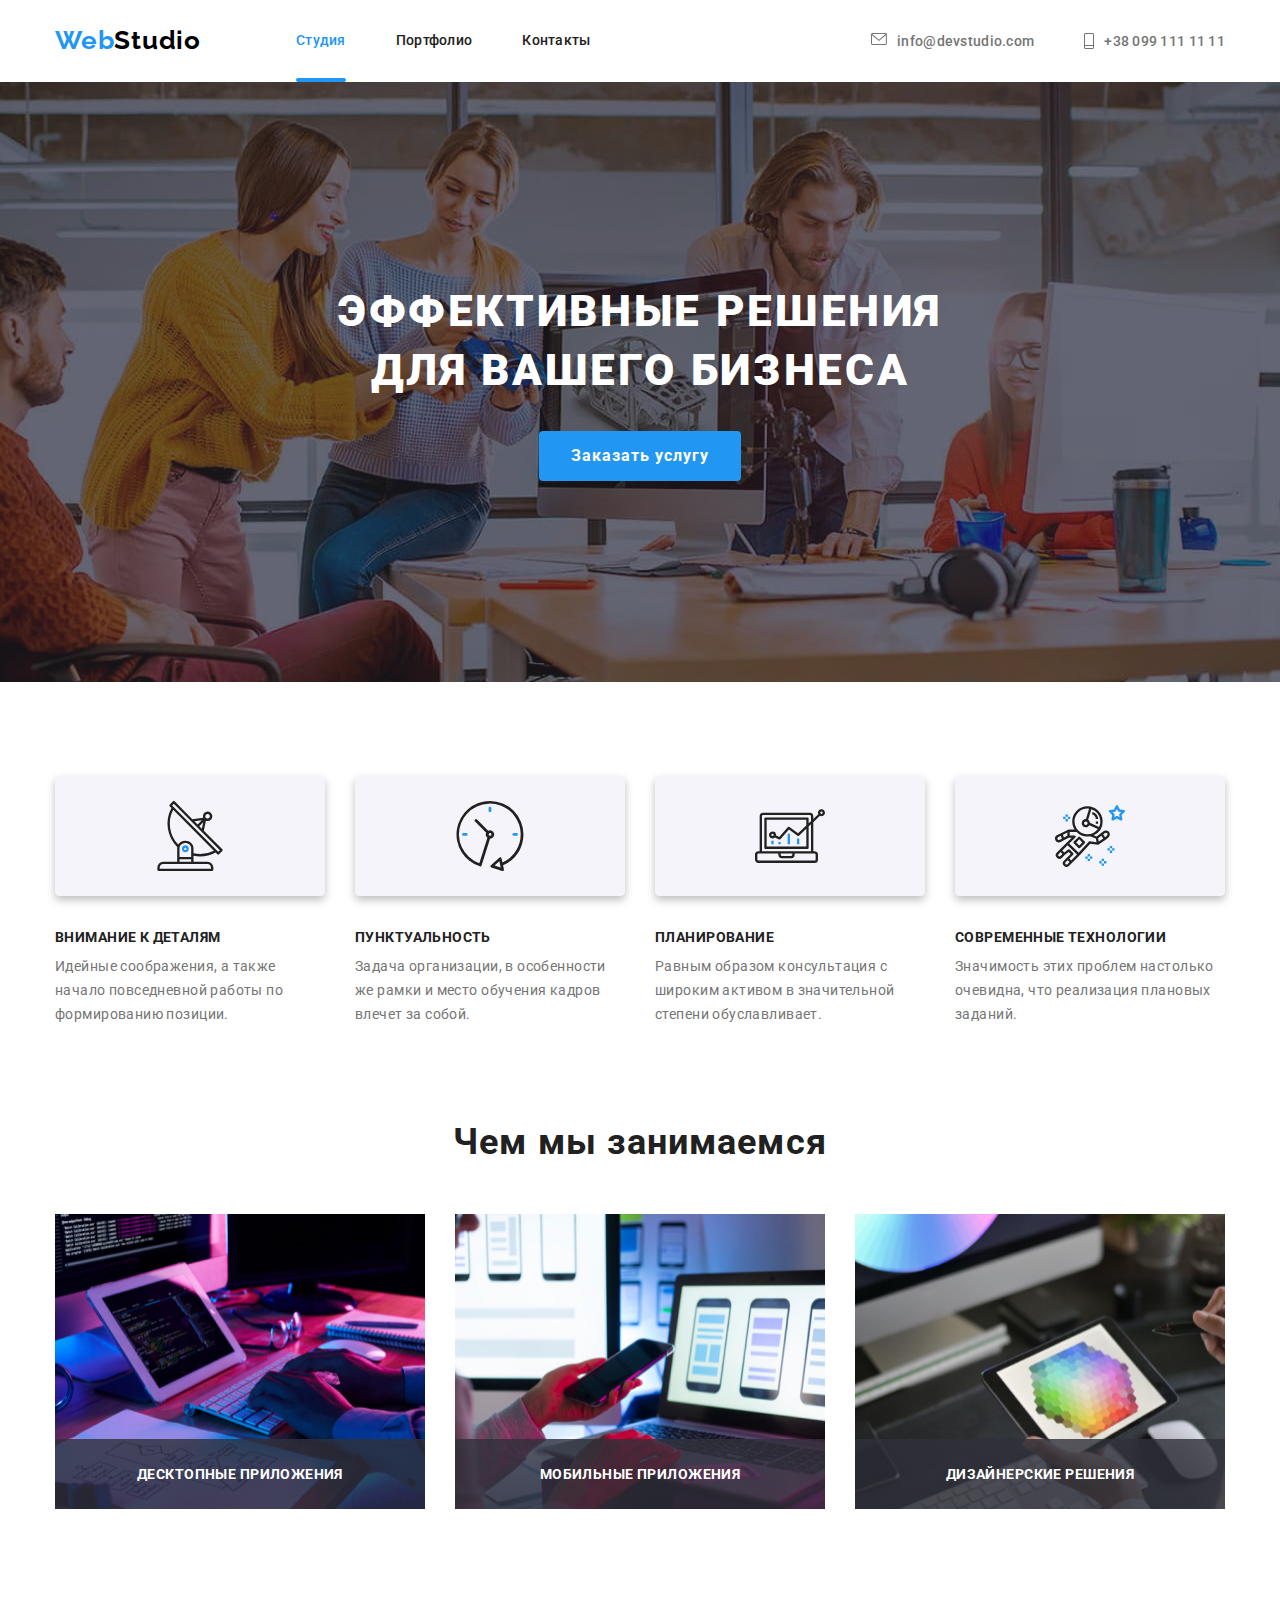
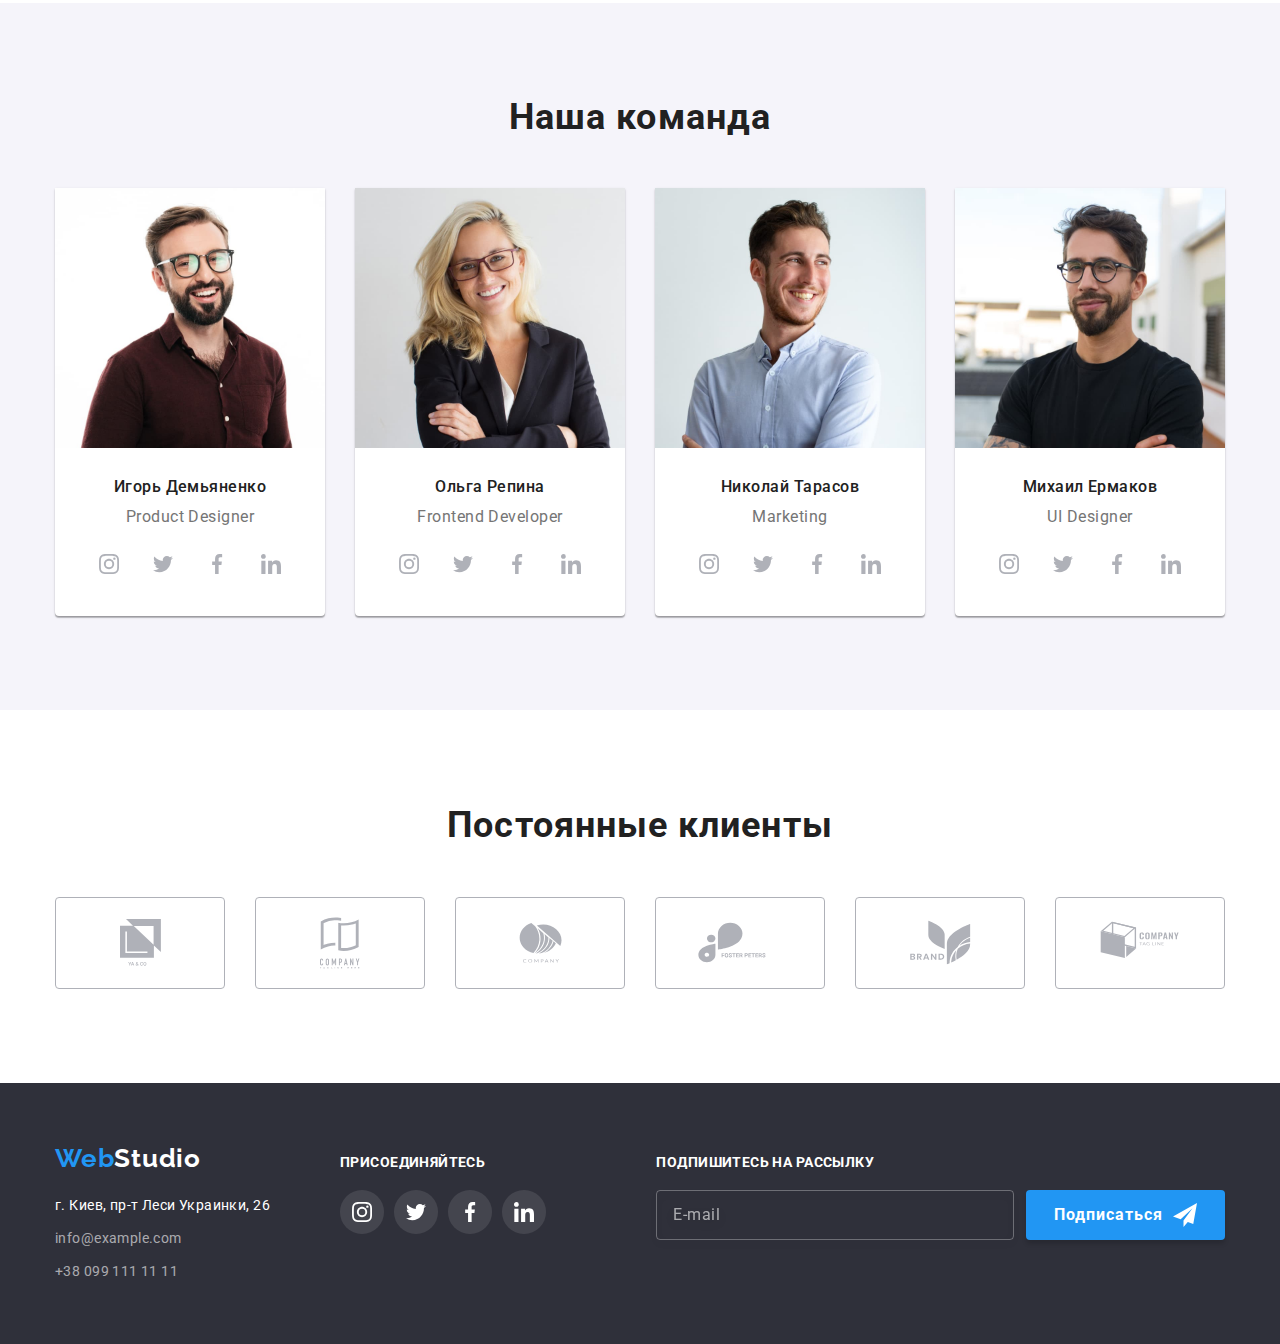
<file: index.html>
<!DOCTYPE html>
<html lang="ru">
<head>

    <meta charset="UTF-8">
    <meta http-equiv="X-UA-Compatible" content="IE=edge">
    <meta name="viewport" content="width=device-width, initial-scale=1.0">
    <title>Web Studio</title> 
    <link rel="preconnect" href="https://fonts.googleapis.com">
    <link rel="preconnect" href="https://fonts.gstatic.com" crossorigin>
    <link href="https://fonts.googleapis.com/css2?family=Raleway:wght@700&family=Roboto:wght@400;500;700;900&display=swap" rel="stylesheet">
   <link rel="stylesheet" href="./css/modern-normalize.css">
    <link rel="stylesheet" href="./css/main.min.css">
    
</head>
<body>
    <header>
        <div class="container page-header-main-nav">
    <nav class="page-header-main-nav">
        <a class="page-header__logo" href="./index.html">
      <span class="page-header__logo--color">Web</span>Studio
        </a>

    <ul class="list page-header-site-nav">
        <li class="page-header-site-nav__item"><a href="./index.html" class="page-header-site-nav__link--current">Студия</a></li>
        <li class="page-header-site-nav__item"><a href="./portfolio.html" class="page-header-site-nav__link">Портфолио</a></li>
        <li class="page-header-site-nav__item"><a href="" class="page-header-site-nav__link">Контакты</a></li>
    </ul> 
        
    </nav>

        <ul class="page-header-site-nav__contacts list">
        <li class="page-header-site-nav-contacts__item"><a href="mailto:info@devstudio.com" class="page-header-site-nav__link"> 
            <svg width="16" height="12" class="page-header-site-nav__icon">
                <use href="./images/icons.svg#icon-email"></use>
            </svg> info@devstudio.com
            
        </a></li>
        <li class="page-header-site-nav-contacts__item"><a href="tel:+380991111111" class="page-header-site-nav__link">
            <svg width="10" height="16" class="page-header-site-nav__icon">
                <use href="./images/icons.svg#icon-phone"></use>
            </svg>
            +38 099 111 11 11</a></li>
    </ul>
        </div>
    </header>

<main>
    
    <section class="hero">
        <h1 class="hero__title">Эффективные решения <br/>Для вашего бизнеса</h1>
        <button data-modal-open type="button" class="hero__button">Заказать услугу</button>
    </section>

    

    <section class="features">
        <div class="container">
    <h2 class="visually-hidden">Наши преимущества</h2>

<ul class="list features__list">
    <li class="features__item">
        <svg class="features__icon">
            <use href="./images/icons.svg#icon-antena"></use>
        </svg>
        <h3 class="features__title">Внимание к деталям</h3>
        <p class="features__text">Идейные соображения, а также начало повседневной работы по формированию позиции.</p>
    </li>
    
    <li class="features__item">
        <svg class="features__icon">
            <use href="./images/icons.svg#icon-clock"></use>
        </svg>
        <h3 class="features__title">Пунктуальность</h3>
        <p class="features__text">Задача организации, в особенности же рамки и место обучения кадров влечет за собой.</p>
    </li>

    <li class="features__item">
       <svg class="features__icon">
           <use href="./images/icons.svg#icon-diagram"></use>
       </svg>
        <h3 class="features__title">Планирование</h3>
        <p class="features__text">Равным образом консультация с широким активом в значительной степени обуславливает.</p>
    </li>

    <li class="features__item">
        <svg class="features__icon">
            <use href="./images/icons.svg#icon-astronaut"></use>
        </svg>
        <h3 class="features__title">Современные технологии</h3>
        <p class="features__text">Значимость этих проблем настолько очевидна, что реализация плановых заданий.</p>
    </li>

</ul>
        </div>
    </section>


    <section class="activites">
        <div class="container">
        <h2 class="activites__title">Чем мы занимаемся</h2>
<ul class="list activites__list">
        <li class="activites__item">
            <img src="./images/box1.jpg" width="370" height="295" alt="Програмирование">
     <p class="activites__text">Десктопные приложения</p>
        </li>
        <li class="activites__item">
           <img src="./images/box2.jpg" width="370" height="295" alt="Маркетинг">
        <p class="activites__text">Мобильные приложения</p>
        </li>
        <li class="activites__item">
            <img src="./images/box3.jpg" width="370" height="295" alt="Графический дизайн">
        <p class="activites__text">Дизайнерские решения</p>
        </li>
</ul>
        </div>
    </section>


    <section class="crew">
        <div class="container">
        <h2 class="crew__title">Наша команда</h2>
    <ul class=" crew__list list">
        <li class="crew__item"> 
            <img src="./images/crew1.jpg" width="270" alt="Игорь Демьяненко Product Designer">
            <div class="crew__content">
            <h3 class="crew__name">Игорь Демьяненко</h3> 
            <p class="crew__text">Product Designer</p>
            <ul class="list crew__link__list">
            <li  class="crew__link__item"><a class="crew__link" href="#">
                <svg class="crew__icon">
                    <use href="./images/icons.svg#icon-instagram"></use>
                </svg>
            </a>
            </li>
            <li class="crew__link__item"><a class="crew__link" href="#">
                <svg class="crew__icon">
                    <use href="./images/icons.svg#icon-twitter"></use>
                </svg>
            </a>
            </li>
            <li class="crew__link__item"><a class="crew__link" href="#">
                <svg class="crew__icon">
                    <use href="./images/icons.svg#icon-facebook"></use>
                </svg>
            </a>
            </li>
            <li class="crew__link__item"><a class="crew__link" href="#">
                <svg class="crew__icon">
                    <use href="./images/icons.svg#icon-linkedin"></use>
                </svg>
            </a>
            </li>
            </ul>
            </div>
        

        <li class="crew__item">
            <img src="./images/crew2.jpg" width="270" alt="Ольга Репина Frontend Developer">
            <div class="crew__content">
            <h3 class="crew__name">Ольга Репина</h3>
            <p class="crew__text">Frontend Developer</p>
                <ul class="list crew__link__list">
            <li class="crew__link__item"><a class="crew__link" href="#">
                <svg class="crew__icon">
                    <use href="./images/icons.svg#icon-instagram"></use>
                </svg>
            </a>
            </li>
            <li class="crew__link__item"><a class="crew__link" href="#">
                <svg class="crew__icon">
                    <use href="./images/icons.svg#icon-twitter"></use>
                </svg>
            </a>
            </li>
            <li class="crew__link__item"><a class="crew__link" href="#">
                <svg class="crew__icon">
                    <use href="./images/icons.svg#icon-facebook"></use>
                </svg>
            </a>
            </li>
            <li class="crew__link__item"><a class="crew__link" href="#">
                <svg class="crew__icon">
                    <use href="./images/icons.svg#icon-linkedin"></use>
                </svg>
            </a>
            </li>
            </ul>
            </div>
        </li>

        <li class="crew__item">
            <img src="./images/crew3.jpg" width="270" alt="Николай Тарасов Marketing ">
            <div class="crew__content">
                <h3 class="crew__name">Николай Тарасов</h3>
                <p class="crew__text">Marketing</p>
<ul class="list crew__link__list">
            <li class="crew__link__item"><a class="crew__link" href="#">
                <svg class="crew__icon">
                    <use href="./images/icons.svg#icon-instagram"></use>
                </svg>
            </a>
            </li>
            <li class="crew__link__item"><a class="crew__link" href="#">
                <svg class="crew__icon">
                    <use href="./images/icons.svg#icon-twitter"></use>
                </svg>
            </a>
            </li>
            <li class="crew__link__item"><a class="crew__link" href="#">
                <svg class="crew__icon">
                    <use href="./images/icons.svg#icon-facebook"></use>
                </svg>
            </a>
            </li>
            <li class="crew__link__item"><a class="crew__link" href="#">
                <svg class="crew__icon">
                    <use href="./images/icons.svg#icon-linkedin"></use>
                </svg>
            </a>
            </li>
            </ul>
            </div>
        </li>
        
        <li class="crew__item">
            <img src="./images/crew4.jpg" width="270" alt="Михаил Ермаков UI Designer">
            <div class="crew__content">
                <h3 class="crew__name">Михаил Ермаков</h3>
                <p class="crew__text">UI Designer</p>
<ul class="list crew__link__list">
            <li class="crew__link__item"><a class="crew__link" href="#">
                <svg class="crew__icon">
                    <use href="./images/icons.svg#icon-instagram"></use>
                </svg>
            </a>
            </li>
            <li class="crew__link__item"><a class="crew__link" href="#">
                <svg class="crew__icon">
                    <use href="./images/icons.svg#icon-twitter"></use>
                </svg>
            </a>
            </li>
            <li class="crew__link__item"><a class="crew__link" href="#">
                <svg class="crew__icon">
                    <use href="./images/icons.svg#icon-facebook"></use>
                </svg>
            </a>
            </li>
            <li class="crew__link__item"><a class="crew__link" href="#">
                <svg class="crew__icon">
                    <use href="./images/icons.svg#icon-linkedin"></use>
                </svg>
            </a>
            </li>
            </ul>
                </div>
        </li>
    </ul>
    </div>
    </section>

    <section class="clients">
        <div class="container">
            <h2 class="clients__title">Постоянные клиенты</h2>
            <ul class="list clients__list">
                <li class="clients__item"><a class="clients__link" href="#">
                    <svg width="41" height="47" class="clients__icon">
                        <use href="./images/icons.svg#icon-client1"></use>
                    </svg>
                </a></li>
                <li class="clients__item"><a class="clients__link" href="#">
                    <svg width="40" height="52" class="clients__icon">
                        <use href="./images/icons.svg#icon-client2"></use>
                    </svg>
                </a></li>
                <li class="clients__item"><a class="clients__link" href="#">
                    <svg width="43" height="41" class="clients__icon">
                        <use href="./images/icons.svg#icon-client3"></use>
                    </svg>
                </a></li>
                <li class="clients__item"><a class="clients__link" href="#">
                    <svg width="84" height="41" class="clients__icon">
                        <use href="./images/icons.svg#icon-client4"></use>
                    </svg>
                </a></li>
                <li class="clients__item"><a class="clients__link" href="#">
                    <svg width="63" height="45" class="clients__icon">
                        <use href="./images/icons.svg#icon-client5"></use>
                    </svg>
                </a></li>
                <li class="clients__item"><a class="clients__link" href="#">
                    <svg width="94" height="44" class="clients__icon">
                        <use href="./images/icons.svg#icon-client6"></use>
                    </svg>
                </a></li>
            </ul>
        </div>
    </section>

</main>

   <footer class="page-footer">
        <div class="container page-footer__container">
            <div class="page-footer__column">
        <a class="page-footer__logo" href="./index.html"><span class="page-footer__logo--color" >Web</span>Studio</a>

        <address style="font-style:normal;">
        <ul class="list footer-list">
    <li class="page-footer__link__item">
       <a class="page-footer__adress" href="https://goo.gl/maps/MrdQJycXRBSHevHh7" target="_blank" rel="noopener nofollow noreferrer"> г. Киев, пр-т Леси Украинки, 26</a>
    </li>
        
    <li class="page-footer__link__item">
       <a class="page-footer__link" href="mailto:info@example.com">info@example.com</a>
    </li>

    <li class="page-footer__link__item">
       <a class="page-footer__link" href="tel:+380991111111">+38 099 111 11 11</a>
    </li>
</ul>

</address>
            </div>
<div class="page-footer__column">
    <p class="page-footer-socials__text">Присоединяйтесь</p>
    <ul class="list page-footer-socials__list">
        <li class="page-footer-socials__item"><a class="page-footer-socials__link" href="#">
            <svg class="page-footer-socials__icon">
                <use href="./images/icons.svg#icon-instagram"></use>
            </svg>
        </a></li>
        <li class="page-footer-socials__item"><a class="page-footer-socials__link" href="#">
            <svg class="page-footer-socials__icon">
                <use href="./images/icons.svg#icon-twitter"></use>
            </svg></a></li>
        <li class="page-footer-socials__item"><a class="page-footer-socials__link" href="#">
            <svg class="page-footer-socials__icon">
                <use href="./images/icons.svg#icon-facebook"></use>
            </svg></a></li>
        <li class="page-footer-socials__item"><a class="page-footer-socials__link" href="#">
            <svg class="page-footer-socials__icon">
                <use href="./images/icons.svg#icon-linkedin"></use>
            </svg></a></li>
    </ul>
        </div>

<div class="page-footer-form__column">
   
    <form>
         <p class="page-footer-form__text">Подпишитесь на рассылку</p>
        
            <div class="page-footer__field">
                <label for="footer-email"></label>
        <input class="page-footer__input" required type="text" name="email" id="footer-email"  placeholder="E-mail">
        <button class="page-footer__submit-button" type="submit">Подписаться
        <svg class="page-footer__button__icon" width="24" height="24">
            <use href="./images/icons.svg#icon-send"></use>
        </svg>
        </button>
    </div>
    </form>
    
</div> 

</div>

        
        
    </footer>

    <div class="backdrop is-hidden" data-modal>
        <div class="modal">
            <button data-modal-close type="button" class="modal__button">
                <svg class="modal__icon">
                    <use href="./images/icons.svg#icon-close-modal"></use>
                </svg>
            </button>
           
            <form class="modal-form">
                 <p class="modal__text">
                Оставьте свои данные, мы вам перезвоним
            </p>
                
        <label class="modal-form__field">
            <span class="modal-form__label">Имя</span>
    <input class="modal-form__input" required type="text" name="name">
         <svg  class="modal-form__icon">
            <use href="./images/icons.svg#icon-modal-person"></use>
        </svg>
        </label>

                

                
        <label class="modal-form__field">
            <span class="modal-form__label">Телефон</span>
    <input class="modal-form__input" required type="tel" name="tel">
     <svg  class="modal-form__icon">
            <use href="./images/icons.svg#icon-modal-phone"></use>
     </svg>
        </label>

                
        <label class="modal-form__field">
            <span class="modal-form__label">Почта</span>
        <input class="modal-form__input" required type="email" name="email">
         <svg  class="modal-form__icon">
            <use href="./images/icons.svg#icon-modal-email"></use>
        </svg>
        </label>
                

                <label class="modal-textarea__field">
                    <span class="modal-textarea__label">Комментарий</span>
        <textarea class="modal-textarea-comment" name="comment" rows="10" placeholder="Введите текст"></textarea>
                </label>

 <label class="modal-checkbox__field">
        <input class="modal-checkbox__input" required type="checkbox" name="policy" value="policy">
            <svg class="modal-checkbox__icon">
           <use href="./images/icons.svg#icon-modal-check"></use>
       </svg>
<span class="modal-checkbox__label">Соглашаюсь с рассылкой и принимаю <a href="#" class="modal-checkbox__link">Условия договора</a>
</span>
        
       
 </label>
        
        <button class="modal__submit-button" type="submit">Отправить</button>
            </form>
        </div>
    </div>
   <script src="./js/modal.js"></script>
</body>
</html>
</file>
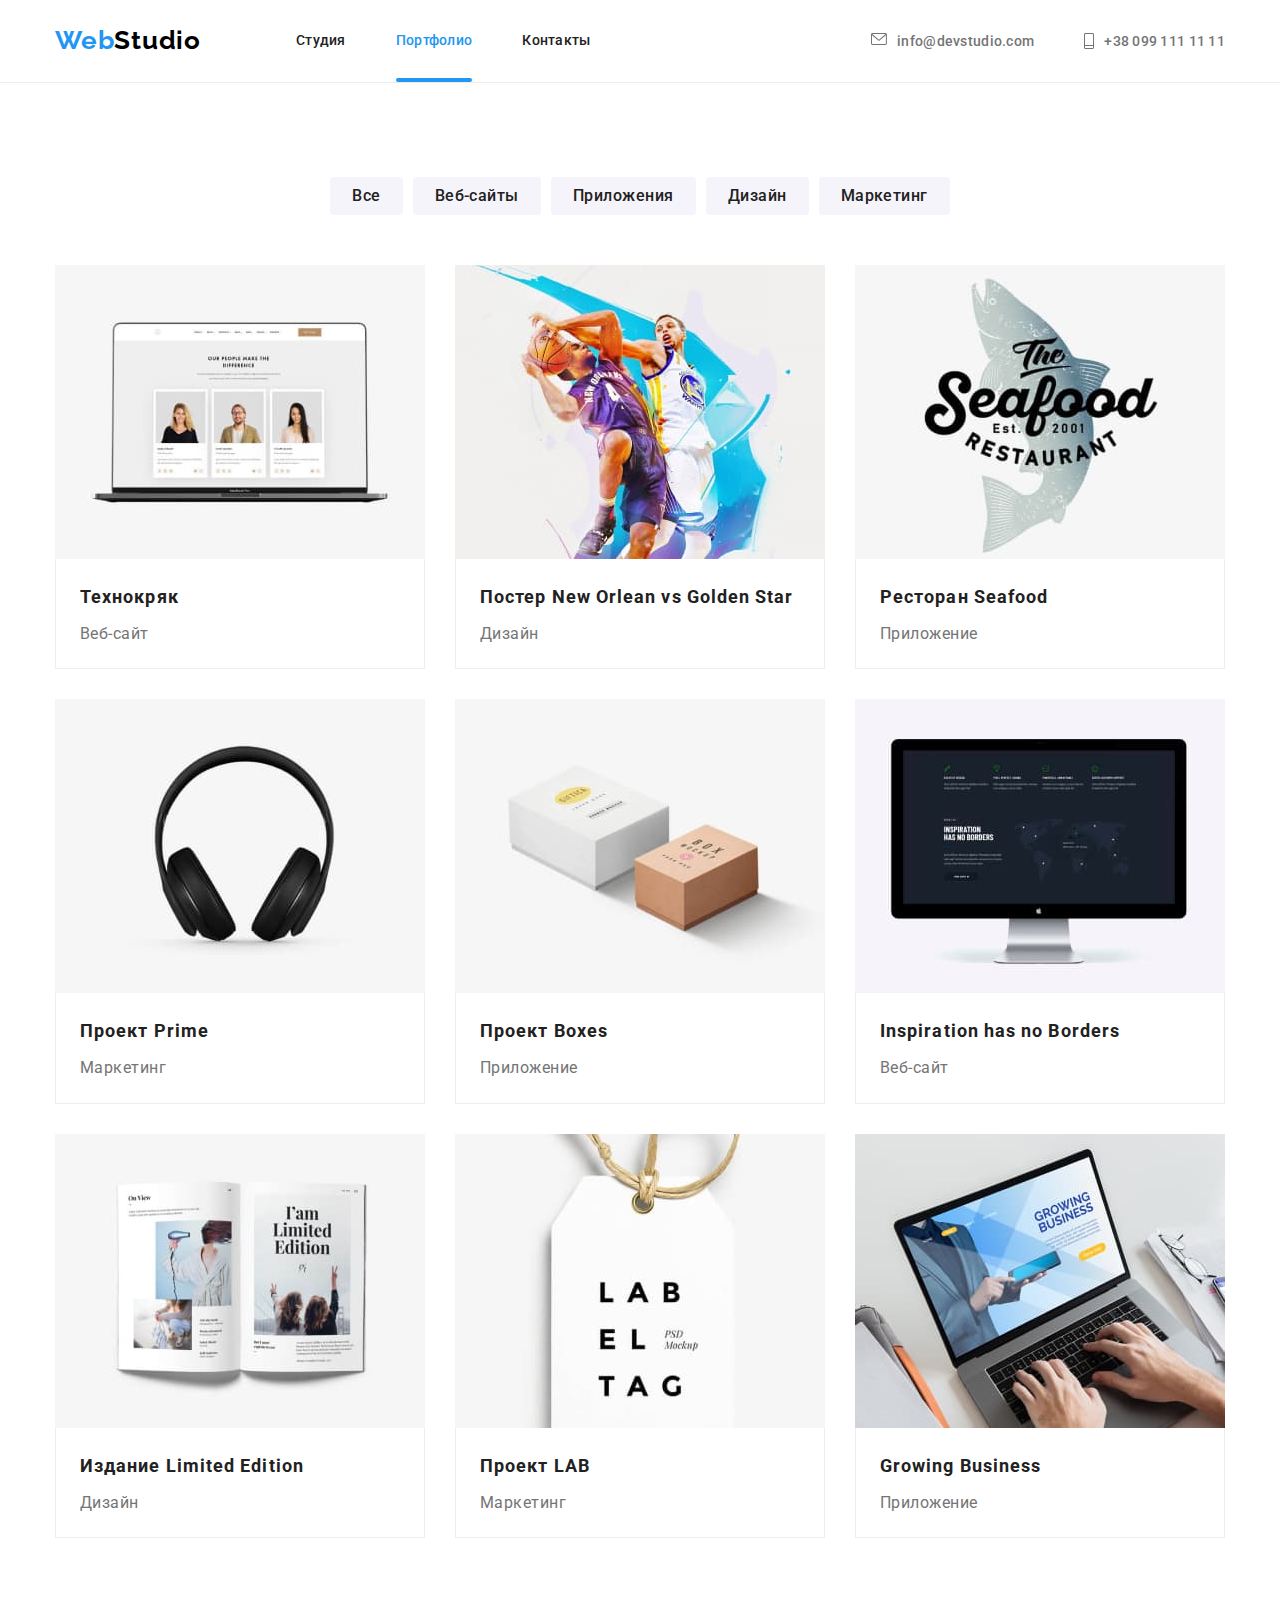
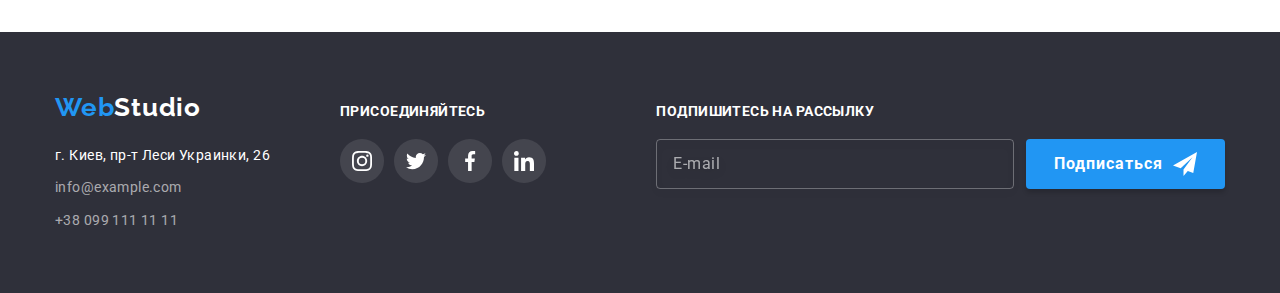
<file: portfolio.html>
<!DOCTYPE html>
<html lang="ru">
<head>
    <meta charset="UTF-8">
    <meta http-equiv="X-UA-Compatible" content="IE=edge">
    <meta name="viewport" content="width=device-width, initial-scale=1.0">
    <title>Портфолио</title>
    <link rel="preconnect" href="https://fonts.googleapis.com">
    <link rel="preconnect" href="https://fonts.gstatic.com" crossorigin>
    <link href="https://fonts.googleapis.com/css2?family=Raleway:wght@700&family=Roboto:wght@400;500;700;900&display=swap" rel="stylesheet">
    <link rel="stylesheet" href="./css/modern-normalize.css">
    <link rel="stylesheet" href="./css/main.min.css">
  
    
</head>
<body>
    <header class="page-header">
        <div class="container page-header-main-nav">
    <nav class="page-header-main-nav">
        <a class="page-header__logo" href="./index.html">
      <span class="page-header__logo--color">Web</span>Studio
        </a>

    <ul class="list page-header-site-nav">
        <li class="page-header-site-nav__item"><a href="./index.html" class="page-header-site-nav__link">Студия</a></li>
        <li class="page-header-site-nav__item"><a href="./portfolio.html" class="page-header-site-nav__link--current">Портфолио</a></li>
        <li class="page-header-site-nav__item"><a href="" class="page-header-site-nav__link">Контакты</a></li>
    </ul> 
        
    </nav>

        <ul class="page-header-site-nav__contacts list">
        <li class="page-header-site-nav-contacts__item"><a href="mailto:info@devstudio.com" class="page-header-site-nav__link"> 
            <svg width="16" height="12" class="page-header-site-nav__icon">
                <use href="./images/icons.svg#icon-email"></use>
            </svg> info@devstudio.com
            
        </a></li>
        <li class="page-header-site-nav-contacts__item"><a href="tel:+380991111111" class="page-header-site-nav__link">
            <svg width="10" height="16" class="page-header-site-nav__icon">
                <use href="./images/icons.svg#icon-phone"></use>
            </svg>
            +38 099 111 11 11</a></li>
    </ul>
        </div>
    </header>

    <main>

    <section class="portfolio">
    <div class="container">
        <h1 class="visually-hidden">Примеры работ</h1>
        <ul class=" portfolio-button__list list">
            <li class="portfolio-button__item"><button class="portfolio-button" type="button">Все</button></li>
            <li class="portfolio-button__item"><button class="portfolio-button" type="button">Веб-сайты</button></li>
            <li class="portfolio-button__item"><button class="portfolio-button" type="button">Приложения</button></li>
            <li class="portfolio-button__item"><button class="portfolio-button" type="button">Дизайн</button></li>
            <li class="portfolio-button__item"><button class="portfolio-button" type="button">Маркетинг</button></li>
        </ul>

        <ul class="list card-set">
        <li class="card-set__item">
            <a href="#" class="card-set__link">
            <div class="card-set__thumb">
            <img src="images/technokryak.jpg" alt="Технокряк" width="370">
            <div class="card-set__animation"><div class="card-set__overlay"><p class="card-set__overlay__text">Ресурс предлагает комплексные предложения с разным уровнем функционала и сервисов. Все это позволит посетителю получить исчерпывающие сведения о компании или частном лице</p>
            </div></div>
        </div>
            
            <div class="card-set__content"><h2 class="card-set__name">Технокряк</h2>
            <p class="card-set__text">Веб-сайт</p></div>
            </a>
        </li>

        <li class="card-set__item">
        <a href="#" class="card-set__link">
            <div class="card-set__thumb"><img src="./images/poster.jpg" alt="Постер New Orlean vs Golden Star" width="370">
               <div class="card-set__animation"> <div class="card-set__overlay"><p class="card-set__overlay__text">Ресурс предлагает комплексные предложения с разным уровнем функционала и сервисов. Все это позволит посетителю получить исчерпывающие сведения о компании или частном лице</p>
            </div></div>
            </div> 
            <div class="card-set__content"><h2 class="card-set__name">Постер New Orlean vs Golden Star</h2>
            <p class="card-set__text">Дизайн</p></div>
        </a>
        </li>

        <li class="card-set__item">
        <a href="#" class="card-set__link">
            <div class="card-set__thumb"><img src="./images/seafood.jpg" alt="Ресторан Seafood" width="370">
                <div class="card-set__animation"> <div class="card-set__overlay"><p class="card-set__overlay__text">Ресурс предлагает комплексные предложения с разным уровнем функционала и сервисов. Все это позволит посетителю получить исчерпывающие сведения о компании или частном лице</p>
            </div></div>
            </div>
            <div class="card-set__content"><h2 class="card-set__name">Ресторан Seafood</h2>
            <p class="card-set__text">Приложение</p></div>
        </a>
        </li>

        <li class="card-set__item">
        <a href="#" class="card-set__link">
            <div class="card-set__thumb"><img src="./images/prime.jpg" alt="Проект Prime" width="370">
                <div class="card-set__animation"> <div class="card-set__overlay"><p class="card-set__overlay__text">Ресурс предлагает комплексные предложения с разным уровнем функционала и сервисов. Все это позволит посетителю получить исчерпывающие сведения о компании или частном лице</p>
            </div></div>
            </div>
            <div class="card-set__content"><h2 class="card-set__name">Проект Prime</h2>
            <p class="card-set__text">Маркетинг</p></div>
        </a>
        </li>

        <li class="card-set__item">
        <a href="#" class="card-set__link">
            <div class="card-set__thumb"><img src="./images/boxes.jpg" alt="Проект Boxes" width="370">
                <div class="card-set__animation"> <div class="card-set__overlay"><p class="card-set__overlay__text">Ресурс предлагает комплексные предложения с разным уровнем функционала и сервисов. Все это позволит посетителю получить исчерпывающие сведения о компании или частном лице</p>
            </div></div>
            </div>
            <div class="card-set__content"><h2 class="card-set__name">Проект Boxes</h2>
            <p class="card-set__text">Приложение</p></div>
        </a>
        </li>

        <li class="card-set__item">
        <a href="#" class="card-set__link">
            <div class="card-set__thumb"><img src="./images/inspiration.jpg" alt="Inspiration has no Borders" width="370">
                <div class="card-set__animation"> <div class="card-set__overlay"><p class="card-set__overlay__text">Ресурс предлагает комплексные предложения с разным уровнем функционала и сервисов. Все это позволит посетителю получить исчерпывающие сведения о компании или частном лице</p>
            </div></div>
            </div>
            <div class="card-set__content"><h2 class="card-set__name">Inspiration has no Borders</h2>
            <p class="card-set__text">Веб-сайт</p></div>
        </a>
        </li>

        <li class="card-set__item">
        <a href="#" class="card-set__link">
            <div class="card-set__thumb"><img src="./images/limited.jpg" alt="Издание Limited Edition" width="370">
                <div class="card-set__animation"> <div class="card-set__overlay"><p class="card-set__overlay__text">Ресурс предлагает комплексные предложения с разным уровнем функционала и сервисов. Все это позволит посетителю получить исчерпывающие сведения о компании или частном лице</p>
            </div></div>
            </div>
            <div class="card-set__content"><h2 class="card-set__name">Издание Limited Edition</h2>
            <p class="card-set__text">Дизайн</p></div>
        </a>
        </li>

        <li class="card-set__item">
        <a href="#" class="card-set__link">
            <div class="card-set__thumb"><img src="./images/lab.jpg" alt="Проект LAB" width="370">
                <div class="card-set__animation"> <div class="card-set__overlay"><p class="card-set__overlay__text">Ресурс предлагает комплексные предложения с разным уровнем функционала и сервисов. Все это позволит посетителю получить исчерпывающие сведения о компании или частном лице</p>
            </div></div>
            </div>
            <div class="card-set__content"><h2 class="card-set__name">Проект LAB</h2>
            <p class="card-set__text">Маркетинг</p></div>
        </a>
        </li>

        <li class="card-set__item">
            <a href="#" class="card-set__link">
            <div class="card-set__thumb"><img src="./images/growing.jpg" alt="Growing Business" width="370">
                <div class="card-set__animation"> <div class="card-set__overlay"><p class="card-set__overlay__text">Ресурс предлагает комплексные предложения с разным уровнем функционала и сервисов. Все это позволит посетителю получить исчерпывающие сведения о компании или частном лице</p>
            </div></div>
            </div>
            <div class="card-set__content"><h2 class="card-set__name">Growing Business</h2>
            <p class="card-set__text">Приложение</p></div>
        </a>   
        </li>
    </ul>

</div>
    </section>

    </main>

       <footer class="page-footer">
        <div class="container page-footer__container">
            <div class="page-footer__column">
        <a class="page-footer__logo" href="./index.html"><span class="page-footer__logo--color" >Web</span>Studio</a>

        <address style="font-style:normal;">
        <ul class="list footer-list">
    <li class="page-footer__link__item">
       <a class="page-footer__adress" href="https://goo.gl/maps/MrdQJycXRBSHevHh7" target="_blank" rel="noopener nofollow noreferrer"> г. Киев, пр-т Леси Украинки, 26</a>
    </li>
        
    <li class="page-footer__link__item">
       <a class="page-footer__link" href="mailto:info@example.com">info@example.com</a>
    </li>

    <li class="page-footer__link__item">
       <a class="page-footer__link" href="tel:+380991111111">+38 099 111 11 11</a>
    </li>
</ul>

</address>
            </div>
<div class="page-footer__column">
    <p class="page-footer-socials__text">Присоединяйтесь</p>
    <ul class="list page-footer-socials__list">
        <li class="page-footer-socials__item"><a class="page-footer-socials__link" href="#">
            <svg class="page-footer-socials__icon">
                <use href="./images/icons.svg#icon-instagram"></use>
            </svg>
        </a></li>
        <li class="page-footer-socials__item"><a class="page-footer-socials__link" href="#">
            <svg class="page-footer-socials__icon">
                <use href="./images/icons.svg#icon-twitter"></use>
            </svg></a></li>
        <li class="page-footer-socials__item"><a class="page-footer-socials__link" href="#">
            <svg class="page-footer-socials__icon">
                <use href="./images/icons.svg#icon-facebook"></use>
            </svg></a></li>
        <li class="page-footer-socials__item"><a class="page-footer-socials__link" href="#">
            <svg class="page-footer-socials__icon">
                <use href="./images/icons.svg#icon-linkedin"></use>
            </svg></a></li>
    </ul>
        </div>

<div class="page-footer-form__column">
   
    <form>
         <p class="page-footer-form__text">Подпишитесь на рассылку</p>
        
            <div class="page-footer__field">
                <label for="footer-email"></label>
        <input class="page-footer__input" required type="text" name="email" id="footer-email"  placeholder="E-mail">
        <button class="page-footer__submit-button" type="submit">Подписаться
        <svg class="page-footer__button__icon" width="24" height="24">
            <use href="./images/icons.svg#icon-send"></use>
        </svg>
        </button>
    </div>
    </form>
    
</div> 

</div>

        
        
    </footer>
</body>
</html>
</file>
<file: css/main.min.css>
.visually-hidden{position:absolute;width:1px;height:1px;margin:-1px;border:0;padding:0;white-space:nowrap;-webkit-clip-path:inset(100%);clip-path:inset(100%);clip:rect(0 0 0 0);overflow:hidden}img{display:block;max-width:100%}.list{padding:0;margin:0;list-style:none}h1,h2,h3,h4,h5,h6,p{margin-top:0;margin-bottom:0}.container{width:1200px;margin-left:auto;margin-right:auto;padding-left:15px;padding-right:15px}body{background-color:#fff;color:#757575;font-family:"Roboto","sans-serif";font-size:14px;letter-spacing:.03em}.page-header{border-bottom:1px solid #ececec}.page-header-main-nav{display:-webkit-box;display:-ms-flexbox;display:flex;-webkit-box-align:center;-ms-flex-align:center;align-items:center}.page-header__logo{display:-webkit-box;display:-ms-flexbox;display:flex;-webkit-box-pack:center;-ms-flex-pack:center;justify-content:center;-webkit-box-align:center;-ms-flex-align:center;align-items:center;padding-top:25px;padding-bottom:25px;margin-right:95px;color:#000;text-decoration:none;font-family:Raleway;font-style:normal;font-weight:700;font-size:26px;line-height:1.2;letter-spacing:.03em;-webkit-transition-property:color;transition-property:color;-webkit-transition-duration:250ms;transition-duration:250ms;-webkit-transition-timing-function:cubic-bezier(0.4, 0, 0.2, 1);transition-timing-function:cubic-bezier(0.4, 0, 0.2, 1)}.page-header__logo--color{color:#2196f3}.page-header__logo:hover,.page-header__logo:focus{color:#2196f3}.page-header-site-nav{display:-webkit-box;display:-ms-flexbox;display:flex}.page-header-site-nav__item{margin-right:50px}.page-header-site-nav__item:last-child{margin-right:0}.page-header-site-nav .page-header-site-nav__link{display:block;padding-top:32px;padding-bottom:32px;color:#212121;text-decoration:none;font-weight:500;font-size:14px;line-height:1.2;letter-spacing:.02em;-webkit-transition-property:color;transition-property:color;-webkit-transition-duration:250ms;transition-duration:250ms;-webkit-transition-timing-function:cubic-bezier(0.4, 0, 0.2, 1);transition-timing-function:cubic-bezier(0.4, 0, 0.2, 1)}.page-header-site-nav .page-header-site-nav__link:hover,.page-header-site-nav .page-header-site-nav__link:focus{color:#2196f3}.page-header-site-nav__link--current{position:relative;color:#2196f3;font-weight:500;font-size:14px;line-height:16px;letter-spacing:.02em;text-decoration:none;display:block;padding-top:32px;padding-bottom:34px}.page-header-site-nav__link--current::after{position:absolute;content:"";left:0;bottom:0;display:block;width:100%;height:4px;border-radius:2px;background-color:#2196f3}.page-header-site-nav__contacts{display:-webkit-box;display:-ms-flexbox;display:flex;margin-left:auto;-webkit-box-align:center;-ms-flex-align:center;align-items:center}.page-header-site-nav__icon{margin-right:10px;fill:currentColor}.page-header-site-nav-contacts__item{color:#757575}.page-header-site-nav-contacts__item{margin-right:50px}.page-header-site-nav-contacts__item:last-child{margin-right:0}.page-header-site-nav__contacts .page-header-site-nav__link{padding-top:30px;padding-bottom:30px;font-family:"Roboto";color:#757575;text-decoration:none;font-weight:500;font-size:14px;line-height:1.2;letter-spacing:.02em;display:-webkit-box;display:-ms-flexbox;display:flex;-webkit-transition-property:color;transition-property:color;-webkit-transition-duration:250ms;transition-duration:250ms;-webkit-transition-timing-function:cubic-bezier(0.4, 0, 0.2, 1);transition-timing-function:cubic-bezier(0.4, 0, 0.2, 1)}.page-header-site-nav__contacts .page-header-site-nav__link:hover,.page-header-site-nav__contacts .page-header-site-nav__link:focus{color:#2196f3}.hero{background-color:#2f303a;background-image:-webkit-gradient(linear, left top, right top, from(rgba(47, 48, 58, 0.4)), to(rgba(47, 48, 58, 0.4))),url(../images/hero.jpg);background-image:linear-gradient(to right, rgba(47, 48, 58, 0.4), rgba(47, 48, 58, 0.4)),url(../images/hero.jpg);background-position:center;text-align:center;padding-top:200px;padding-bottom:200px;height:600px;max-width:1600px;margin-left:auto;margin-right:auto;background-size:cover;background-repeat:no-repeat}.hero__title{margin-bottom:30px;color:#fff;font-family:"Roboto";font-style:normal;font-weight:900;font-size:44px;line-height:1.35;letter-spacing:.06em;text-transform:uppercase}.hero__button{color:#fff;background-color:#2196f3;font-family:"Roboto";font-weight:700;font-size:16px;line-height:1.88;padding:10px 32px;border-radius:4px;min-width:200px;display:inline-block;text-align:center;letter-spacing:.06em;cursor:pointer;border:none;-webkit-transition-property:background-color;transition-property:background-color;-webkit-transition-duration:250ms;transition-duration:250ms;-webkit-transition-timing-function:cubic-bezier(0.4, 0, 0.2, 1);transition-timing-function:cubic-bezier(0.4, 0, 0.2, 1)}.hero__button:hover,.hero__button:focus{background-color:#188ce8}.features{padding-top:94px;padding-bottom:94px}.features__list{display:-webkit-box;display:-ms-flexbox;display:flex}.features__item{min-width:270px;margin-right:30px}.features__item:last-child{margin-right:0}.features__title{margin-bottom:10px;color:#212121;font-family:"Roboto";font-style:normal;font-weight:700;font-size:14px;line-height:1.15;letter-spacing:.03em;text-transform:uppercase}.features__icon{height:120px;width:270px;margin-bottom:30px;border-radius:4px;-webkit-filter:drop-shadow(0px 4px 4px rgba(0, 0, 0, 0.25));filter:drop-shadow(0px 4px 4px rgba(0, 0, 0, 0.25))}.features__text{font-size:14px;line-height:1.7;letter-spacing:.03em}.activites{padding-bottom:94px;text-align:center}.activites__list{display:-webkit-box;display:-ms-flexbox;display:flex}.activites__item{position:relative;margin-right:30px}.activites__item:last-child{margin-right:0}.activites__title{margin-bottom:50px;font-family:"Roboto";font-style:normal;color:#212121;font-weight:700;font-size:36px;line-height:1.2;letter-spacing:.03em}.activites__text{color:#fff;font-weight:700;line-height:1.15;text-align:center;text-transform:uppercase;position:absolute;bottom:0;display:-webkit-box;display:-ms-flexbox;display:flex;-webkit-box-pack:center;-ms-flex-pack:center;justify-content:center;-webkit-box-align:center;-ms-flex-align:center;align-items:center;margin:0;padding:0;height:70px;width:100%;background-image:-webkit-gradient(linear, left top, left bottom, from(rgba(47, 48, 58, 0.8)), to(rgba(47, 48, 58, 0.8)));background-image:linear-gradient(rgba(47, 48, 58, 0.8), rgba(47, 48, 58, 0.8))}.crew{background-color:#f5f4fa;padding-top:94px;padding-bottom:94px;text-align:center}.crew__list{display:-webkit-box;display:-ms-flexbox;display:flex}.crew__item{min-width:270px;background-color:#fff;-webkit-box-shadow:0px 1px 3px rgba(0,0,0,.12),0px 1px 1px rgba(0,0,0,.14),0px 2px 1px rgba(0,0,0,.2);box-shadow:0px 1px 3px rgba(0,0,0,.12),0px 1px 1px rgba(0,0,0,.14),0px 2px 1px rgba(0,0,0,.2);border-radius:0px 0px 4px 4px;margin-right:30px}.crew__item:last-child{margin-right:0}.crew__title{margin-bottom:50px;color:#212121;font-family:"Roboto";font-style:normal;font-weight:700;font-size:36px;line-height:1.15;letter-spacing:.03em}.crew__content{padding-bottom:30px;padding-top:30px}.crew__name{margin-bottom:10px;color:#212121;font-family:"Roboto";font-style:normal;font-weight:500;font-size:16px;line-height:1,2;letter-spacing:.03em}.crew__text{font-size:16px;line-height:1.2;letter-spacing:.03em;margin-bottom:16px}.crew__link__list{display:-webkit-box;display:-ms-flexbox;display:flex;-webkit-box-pack:center;-ms-flex-pack:center;justify-content:center}.crew__link__item{margin-right:10px}.crew__link__item:last-child{margin-right:0}.crew__link{display:-webkit-box;display:-ms-flexbox;display:flex;color:#afb1b8;width:44px;height:44px;border-radius:50%;-webkit-box-pack:center;-ms-flex-pack:center;justify-content:center;-webkit-box-align:center;-ms-flex-align:center;align-items:center;-webkit-transition-property:background-color,color;transition-property:background-color,color;-webkit-transition-duration:250ms;transition-duration:250ms;-webkit-transition-timing-function:cubic-bezier(0.4, 0, 0.2, 1);transition-timing-function:cubic-bezier(0.4, 0, 0.2, 1)}.crew__link:hover,.crew__link:focus{background-color:#2196f3;color:#fff}.crew__icon{fill:currentColor;width:20px;height:20px}.clients{padding-top:94px;padding-bottom:94px;text-align:center}.clients__title{margin-bottom:50px;font-family:"Roboto";font-style:normal;color:#212121;font-weight:700;font-size:36px;line-height:1.2;letter-spacing:.03em}.clients__list{display:-webkit-box;display:-ms-flexbox;display:flex}.clients__item{margin-right:30px}.clients__item:last-child{margin-right:0}.clients__link{width:170px;height:92px;display:-webkit-box;display:-ms-flexbox;display:flex;-webkit-box-pack:center;-ms-flex-pack:center;justify-content:center;-webkit-box-align:center;-ms-flex-align:center;align-items:center;border:1px solid #afb1b8;border-radius:4px;color:#afb1b8;-webkit-transition-property:color,border-color;transition-property:color,border-color;-webkit-transition-duration:250ms;transition-duration:250ms;-webkit-transition-timing-function:cubic-bezier(0.4, 0, 0.2, 1);transition-timing-function:cubic-bezier(0.4, 0, 0.2, 1)}.clients__link:hover,.clients__link:focus{color:#2196f3;border-color:#2196f3}.clients__icon{fill:currentColor}.page-footer__container{display:-webkit-box;display:-ms-flexbox;display:flex;-webkit-box-align:baseline;-ms-flex-align:baseline;align-items:baseline}.page-footer__column{margin-right:70px}.page-footer__column:last-child{margin-right:0}.page-footer{background-color:#2f303a;padding-top:60px;padding-bottom:60px}.page-footer__logo{color:#fff;text-decoration:none;font-family:"Raleway";font-style:normal;font-weight:700;font-size:26px;line-height:1.2;letter-spacing:.03em;display:inline-block;margin-bottom:20px}.page-footer__logo--color{color:#2196f3}.page-footer__adress{color:#fff;text-decoration:none;font-family:"Roboto";font-style:normal;font-weight:400;font-size:14px;line-height:1.7;letter-spacing:.03em;display:block;-webkit-transition-property:color;transition-property:color;-webkit-transition-duration:250ms;transition-duration:250ms;-webkit-transition-timing-function:cubic-bezier(0.4, 0, 0.2, 1);transition-timing-function:cubic-bezier(0.4, 0, 0.2, 1)}.page-footer__adress:hover,.page-footer__adress:focus{color:#2196f3}.page-footer__link__item{margin-bottom:9px}.page-footer__link__item:last-child{margin-bottom:0}.page-footer__link{color:rgba(255,255,255,.6);text-decoration:none;font-family:"Roboto";font-style:normal;font-size:14px;line-height:1.7;letter-spacing:.03em;display:block;-webkit-transition-property:color;transition-property:color;-webkit-transition-duration:250ms;transition-duration:250ms;-webkit-transition-timing-function:cubic-bezier(0.4, 0, 0.2, 1);transition-timing-function:cubic-bezier(0.4, 0, 0.2, 1)}.page-footer__link:hover,.page-footer__link:focus{color:#2196f3}.page-footer-socials__text{color:#fff;font-weight:700;font-size:14px;line-height:1.15;letter-spacing:.03em;text-transform:uppercase;margin-bottom:20px}.page-footer-socials__list{display:-webkit-box;display:-ms-flexbox;display:flex}.page-footer-socials__item{margin-right:10px}.page-footer-socials__item:last-child{margin-right:0}.page-footer-socials__link{width:44px;height:44px;display:-webkit-box;display:-ms-flexbox;display:flex;-webkit-box-pack:center;-ms-flex-pack:center;justify-content:center;-webkit-box-align:center;-ms-flex-align:center;align-items:center;border-radius:50%;color:#fff;background-image:-webkit-gradient(linear, left top, right top, from(rgba(255, 255, 255, 0.1)), to(rgba(255, 255, 255, 0.1)));background-image:linear-gradient(to right, rgba(255, 255, 255, 0.1), rgba(255, 255, 255, 0.1));-webkit-transition-property:background-color;transition-property:background-color;-webkit-transition-duration:250ms;transition-duration:250ms;-webkit-transition-timing-function:cubic-bezier(0.4, 0, 0.2, 1);transition-timing-function:cubic-bezier(0.4, 0, 0.2, 1)}.page-footer-socials__link:hover,.page-footer-socials__link:focus{background-color:#2196f3}.page-footer-socials__icon{width:20px;height:20px;fill:currentColor}.page-footer-form__column{margin-left:auto}.page-footer-form__text{color:#fff;font-weight:700;font-size:14px;line-height:1.15;letter-spacing:.03em;text-transform:uppercase;margin-bottom:20px}.page-footer__field{display:-webkit-box;display:-ms-flexbox;display:flex}.page-footer__input{color:#fff;background-color:inherit;border:1px solid rgba(255,255,255,.3);border-radius:4px;-webkit-filter:drop-shadow(0px 4px 4px rgba(0, 0, 0, 0.15));filter:drop-shadow(0px 4px 4px rgba(0, 0, 0, 0.15));width:358px;height:50px;padding:0 0 0 16px;outline:none;-webkit-transition-property:border-color;transition-property:border-color;-webkit-transition-duration:250ms;transition-duration:250ms;-webkit-transition-timing-function:cubic-bezier(0.4, 0, 0.2, 1);transition-timing-function:cubic-bezier(0.4, 0, 0.2, 1)}.page-footer__input:hover,.page-footer__input:focus{border:1px solid #2196f3}.page-footer__input::-webkit-input-placeholder{font-size:16px;line-height:1.25;letter-spacing:.03em;color:rgba(255,255,255,.6)}.page-footer__input::-moz-placeholder{font-size:16px;line-height:1.25;letter-spacing:.03em;color:rgba(255,255,255,.6)}.page-footer__input:-ms-input-placeholder{font-size:16px;line-height:1.25;letter-spacing:.03em;color:rgba(255,255,255,.6)}.page-footer__input::-ms-input-placeholder{font-size:16px;line-height:1.25;letter-spacing:.03em;color:rgba(255,255,255,.6)}.page-footer__input::placeholder{font-size:16px;line-height:1.25;letter-spacing:.03em;color:rgba(255,255,255,.6)}.page-footer__submit-button{font-family:"Roboto";font-style:normal;font-weight:700;font-size:16px;line-height:1.87;letter-spacing:.06em;margin-left:12px;color:#fff;display:-webkit-box;display:-ms-flexbox;display:flex;-webkit-box-pack:center;-ms-flex-pack:center;justify-content:center;-webkit-box-align:center;-ms-flex-align:center;align-items:center;text-align:center;padding:10px 28px;cursor:pointer;background-color:#2196f3;border:none;-webkit-box-shadow:0px 4px 4px rgba(0,0,0,.15);box-shadow:0px 4px 4px rgba(0,0,0,.15);border-radius:4px;-webkit-transition-property:background-color;transition-property:background-color;-webkit-transition-duration:250ms;transition-duration:250ms;-webkit-transition-timing-function:cubic-bezier(0.4, 0, 0.2, 1);transition-timing-function:cubic-bezier(0.4, 0, 0.2, 1)}.page-footer__submit-button:hover,.page-footer__submit-button:focus{background-color:#188ce8}.page-footer__button__icon{margin-left:10px}.backdrop{position:fixed;top:0;left:0;width:100%;height:100%;background-color:rgba(0,0,0,.2);opacity:1;-webkit-transition:250ms cubic-bezier(0.4, 0, 0.2, 1);transition:250ms cubic-bezier(0.4, 0, 0.2, 1)}.backdrop.is-hidden{opacity:0;pointer-events:none}.backdrop.is-hidden .modal{-webkit-transform:translate(-50%, -50%) scale(0.9);transform:translate(-50%, -50%) scale(0.9)}.modal{position:absolute;top:50%;left:50%;-webkit-transform:translate(-50%, -50%) scale(1);transform:translate(-50%, -50%) scale(1);width:528px;height:581px;background-color:#fff;border-radius:4px;-webkit-box-shadow:0px 1px 3px rgba(0,0,0,.12),0px 1px 1px rgba(0,0,0,.14),0px 2px 1px rgba(0,0,0,.2);box-shadow:0px 1px 3px rgba(0,0,0,.12),0px 1px 1px rgba(0,0,0,.14),0px 2px 1px rgba(0,0,0,.2);-webkit-transition:250ms cubic-bezier(0.4, 0, 0.2, 1);transition:250ms cubic-bezier(0.4, 0, 0.2, 1);padding:40px}.modal__icon{width:18px;height:18px;fill:currentColor}.modal__button{position:fixed;top:0;right:0;display:-webkit-box;display:-ms-flexbox;display:flex;-webkit-box-align:center;-ms-flex-align:center;align-items:center;-webkit-box-pack:center;-ms-flex-pack:center;justify-content:center;margin-top:8px;margin-right:8px;width:30px;height:30px;border-radius:50%;border:1px solid rgba(0,0,0,.1);background-color:var(--primary-bg-color);cursor:pointer;color:#000;-webkit-transition-property:color;transition-property:color;-webkit-transition-duration:250ms;transition-duration:250ms;-webkit-transition-timing-function:cubic-bezier(0.4, 0, 0.2, 1);transition-timing-function:cubic-bezier(0.4, 0, 0.2, 1)}.modal__button:hover,.modal__button:focus{color:#2196f3}.modal__text{text-align:center;font-weight:700;font-size:20px;line-height:1.15;letter-spacing:.03em;color:#212121;margin-bottom:12px}.modal-form__field{display:-webkit-box;display:-ms-flexbox;display:flex;-webkit-box-orient:vertical;-webkit-box-direction:normal;-ms-flex-direction:column;flex-direction:column;position:relative;text-align:start;margin-bottom:10px;-webkit-transition-property:border-color;transition-property:border-color;-webkit-transition-duration:250ms;transition-duration:250ms;-webkit-transition-timing-function:cubic-bezier(0.4, 0, 0.2, 1);transition-timing-function:cubic-bezier(0.4, 0, 0.2, 1);margin-bottom:10px}.modal-form__field:last-child{margin-bottom:0}.modal-form__label{margin-bottom:4px;font-size:12px;line-height:1.15;letter-spacing:.01em}.modal-form__input{padding-left:30px;border:1px solid rgba(33,33,33,.2);border-radius:4px;width:448px;height:40px;outline:none;-webkit-transition-property:border-color;transition-property:border-color;-webkit-transition-duration:250ms;transition-duration:250ms;-webkit-transition-timing-function:cubic-bezier(0.4, 0, 0.2, 1);transition-timing-function:cubic-bezier(0.4, 0, 0.2, 1)}.modal-form__input .modal-form__field:focus-within,.modal-form__field:hover .modal-form__input{border:1px solid #2196f3;color:#2196f3}.modal-form__icon{color:#212121;position:absolute;width:18px;height:18px;top:50%;left:12px;fill:currentColor;-webkit-transition-property:fill;transition-property:fill;-webkit-transition-duration:250ms;transition-duration:250ms;-webkit-transition-timing-function:cubic-bezier(0.4, 0, 0.2, 1);transition-timing-function:cubic-bezier(0.4, 0, 0.2, 1)}.modal-form__icon .modal-form__field:focus-within,.modal-form__field:hover .modal-form__icon{fill:#2196f3}.modal-textarea__field{display:-webkit-box;display:-ms-flexbox;display:flex;-webkit-box-orient:vertical;-webkit-box-direction:normal;-ms-flex-direction:column;flex-direction:column;margin-top:10px;margin-bottom:20px}.modal-textarea__label{margin-bottom:4px;font-size:12px;line-height:1.15;letter-spacing:.01em}.modal-textarea-comment{border:1px solid rgba(33,33,33,.2);border-radius:4px;width:448px;height:120px;resize:none;padding:12px 16px;outline:none;-webkit-transition-property:border-color;transition-property:border-color;-webkit-transition-duration:250ms;transition-duration:250ms;-webkit-transition-timing-function:cubic-bezier(0.4, 0, 0.2, 1);transition-timing-function:cubic-bezier(0.4, 0, 0.2, 1)}.modal-textarea-comment:hover,.modal-textarea-comment:focus{border-color:#2196f3;color:#2196f3}.modal-textarea-comment::-webkit-input-placeholder{color:rgba(117,117,117,.5);font-size:12px;line-height:1.15;letter-spacing:.01em}.modal-textarea-comment::-moz-placeholder{color:rgba(117,117,117,.5);font-size:12px;line-height:1.15;letter-spacing:.01em}.modal-textarea-comment:-ms-input-placeholder{color:rgba(117,117,117,.5);font-size:12px;line-height:1.15;letter-spacing:.01em}.modal-textarea-comment::-ms-input-placeholder{color:rgba(117,117,117,.5);font-size:12px;line-height:1.15;letter-spacing:.01em}.modal-textarea-comment::placeholder{color:rgba(117,117,117,.5);font-size:12px;line-height:1.15;letter-spacing:.01em}.modal-checkbox__field{display:-webkit-box;display:-ms-flexbox;display:flex;-webkit-box-align:center;-ms-flex-align:center;align-items:center;-webkit-box-pack:center;-ms-flex-pack:center;justify-content:center;margin-bottom:30px;font-size:1.71;line-height:24px;letter-spacing:.03em}.modal-checkbox__input{position:absolute;width:1px;height:1px;margin:-1px;border:0;padding:0;clip:rect(0 0 0 0);overflow:hidden}.modal-checkbox__input:checked+.modal-checkbox__icon{border-color:#2196f3;background-color:#2196f3;background-origin:border-box}.modal-checkbox__label{font-size:1.71;line-height:24px;letter-spacing:.03em;margin-left:7px}.modal-checkbox__icon{width:16px;height:15px;border:2px solid #212121;border-radius:4px;-webkit-transition-property:border-color color;transition-property:border-color color;-webkit-transition-duration:250ms;transition-duration:250ms;-webkit-transition-timing-function:cubic-bezier(0.4, 0, 0.2, 1);transition-timing-function:cubic-bezier(0.4, 0, 0.2, 1)}.modal-checkbox__link{font-family:"Roboto";font-style:normal;font-weight:400;font-size:14px;line-height:1.71;letter-spacing:.03em;-webkit-text-decoration-line:underline;text-decoration-line:underline;color:#2196f3}.modal__submit-button{font-family:"Roboto";font-style:normal;font-weight:700;font-size:16px;line-height:1.87;display:-webkit-box;display:-ms-flexbox;display:flex;-webkit-box-align:center;-ms-flex-align:center;align-items:center;-webkit-box-pack:center;-ms-flex-pack:center;justify-content:center;letter-spacing:.06em;margin-left:auto;margin-right:auto;color:#fff;background-color:#2196f3;border:none;padding:10px 55px;-webkit-box-shadow:0px 4px 4px rgba(0,0,0,.15);box-shadow:0px 4px 4px rgba(0,0,0,.15);border-radius:4px;cursor:pointer;-webkit-transition-property:background-color;transition-property:background-color;-webkit-transition-duration:250ms;transition-duration:250ms;-webkit-transition-timing-function:cubic-bezier(0.4, 0, 0.2, 1);transition-timing-function:cubic-bezier(0.4, 0, 0.2, 1)}.modal__submit-button:hover,.modal__submit-button:focus{background-color:#188ce8}.portfolio{padding-top:94px;padding-bottom:94px}.portfolio-button__list{display:-webkit-box;display:-ms-flexbox;display:flex;-webkit-box-pack:center;-ms-flex-pack:center;justify-content:center;margin-bottom:50px}.portfolio-button__item{margin-right:10px}.portfolio-button__item:last-child{margin-right:0}.portfolio-button{color:#212121;background-color:#f5f4fa;padding:6px 22px;border-radius:4px;border:none;font-family:"Roboto";font-style:normal;font-weight:500;font-size:16px;line-height:1.6;letter-spacing:.03em;cursor:pointer;-webkit-transition-property:color,background-color,-webkit-box-shadow,-webkit-filter;transition-property:color,background-color,-webkit-box-shadow,-webkit-filter;transition-property:box-shadow,color,background-color,filter;transition-property:box-shadow,color,background-color,filter,-webkit-box-shadow,-webkit-filter;-webkit-transition-duration:250ms;transition-duration:250ms;-webkit-transition-timing-function:cubic-bezier(0.4, 0, 0.2, 1);transition-timing-function:cubic-bezier(0.4, 0, 0.2, 1)}.portfolio-button:hover,.portfolio-button:focus{color:#fff;background-color:#2196f3;-webkit-box-shadow:0px 3px 1px rgba(0,0,0,.1),0px 1px 2px rgba(0,0,0,.08),0px 2px 2px rgba(0,0,0,.12);box-shadow:0px 3px 1px rgba(0,0,0,.1),0px 1px 2px rgba(0,0,0,.08),0px 2px 2px rgba(0,0,0,.12)}.card-set{display:-webkit-box;display:-ms-flexbox;display:flex;-ms-flex-wrap:wrap;flex-wrap:wrap;margin-left:-30px;margin-top:-30px}.card-set__link{text-decoration:none;display:block;-webkit-transition-property:-webkit-box-shadow;transition-property:-webkit-box-shadow;transition-property:box-shadow;transition-property:box-shadow, -webkit-box-shadow;-webkit-transition-duration:250ms;transition-duration:250ms;-webkit-transition-timing-function:cubic-bezier(0.4, 0, 0.2, 1);transition-timing-function:cubic-bezier(0.4, 0, 0.2, 1)}.card-set__link:hover,.card-set__link:focus{-webkit-box-shadow:0px 1px 1px rgba(0,0,0,.12),0px 4px 4px rgba(0,0,0,.06),1px 4px 6px rgba(0,0,0,.16);box-shadow:0px 1px 1px rgba(0,0,0,.12),0px 4px 4px rgba(0,0,0,.06),1px 4px 6px rgba(0,0,0,.16)}.card-set__item{-ms-flex-preferred-size:calc(33.3333333333% - 30px);flex-basis:calc(33.3333333333% - 30px);margin-top:30px;margin-left:30px}.card-set__thumb{position:relative;overflow:hidden}.card-set__animation{-webkit-transform:translateY(100%);transform:translateY(100%);position:absolute;top:0;left:0;width:100%;height:100%;background-color:rgba(33,150,243,.9);-webkit-transition:250ms cubic-bezier(0.4, 0, 0.2, 1);transition:250ms cubic-bezier(0.4, 0, 0.2, 1)}.card-set__link:hover .card-set__animation{-webkit-transform:translateY(0);transform:translateY(0)}.card-set__link:focus .card-set__animation{-webkit-transform:translateY(0);transform:translateY(0)}.card-set__overlay{position:absolute;top:50%;left:50%;-webkit-transform:translate(-50%, -50%);transform:translate(-50%, -50%)}.card-set__overlay__text{color:#fff;font-size:18px;line-height:1.55;letter-spacing:.03em;min-width:322px}.card-set__content{padding:20px 24px;border-bottom:1px solid #eee;border-left:1px solid #eee;border-right:1px solid #eee}.card-set__name{color:#212121;margin-bottom:4px;font-family:"Roboto";font-style:normal;font-weight:700;font-size:18px;line-height:2;letter-spacing:.06em}.card-set__text{color:#757575;font-size:16px;line-height:1.85;letter-spacing:.03em}/*# sourceMappingURL=main.min.css.map */
</file>
